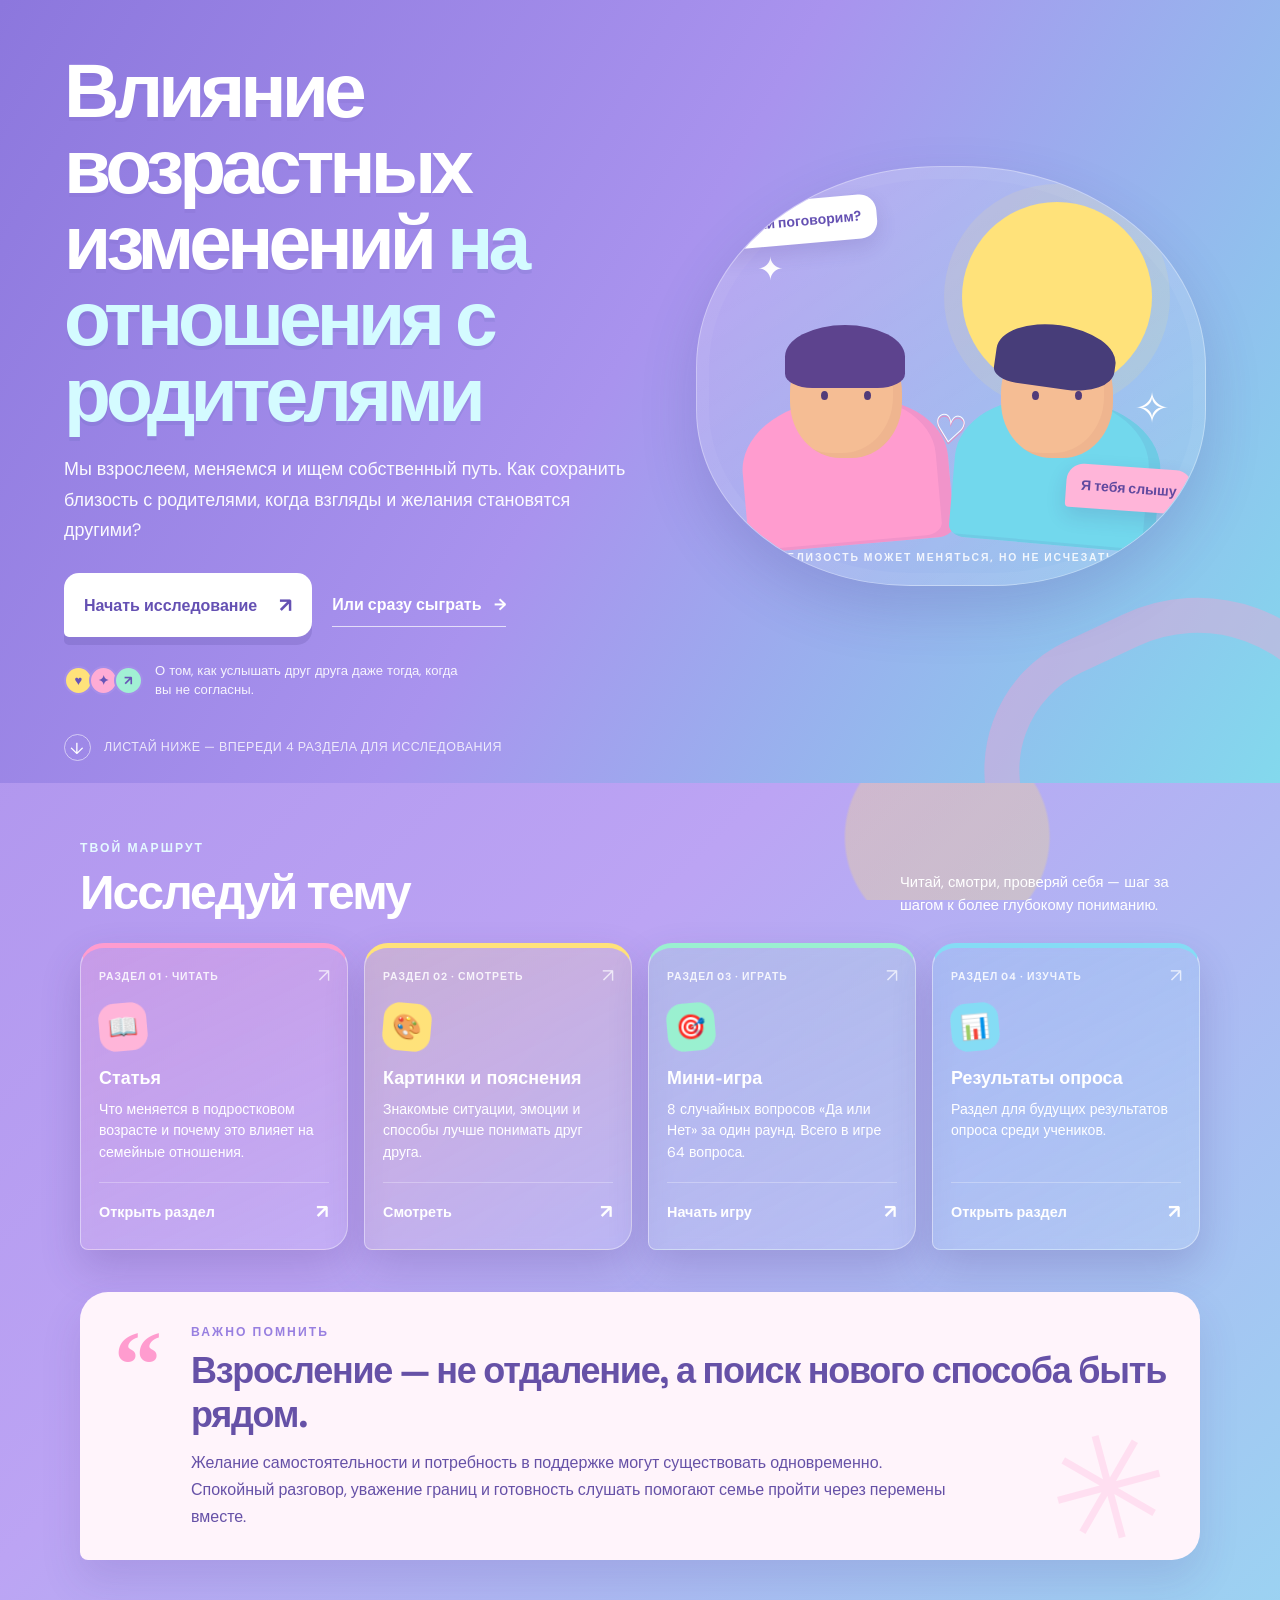
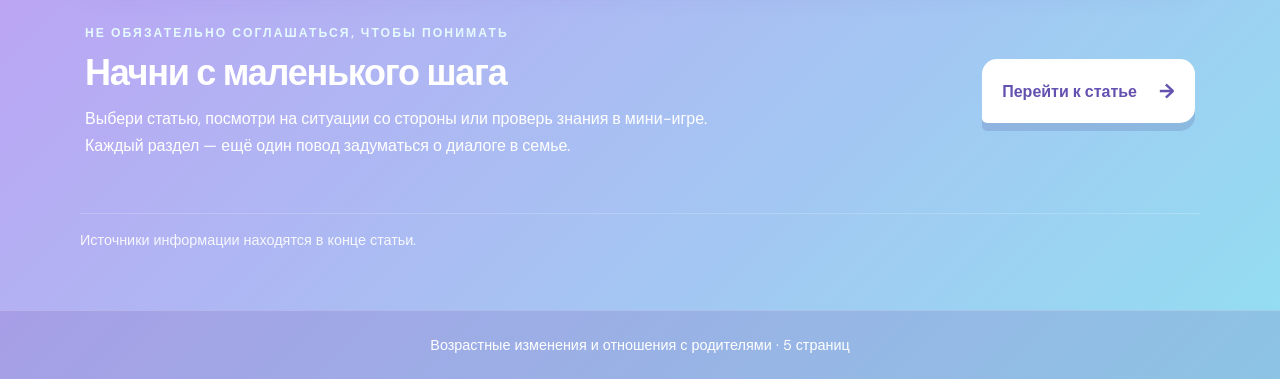
<file: index.html>
<!DOCTYPE html>
<html lang="ru">
<head>
<meta charset="UTF-8">
<meta name="viewport" content="width=device-width, initial-scale=1.0">
<title>Влияние возрастных изменений на отношения с родителями</title>
<link rel="stylesheet" href="style.css">
</head>
<body class="home-page">
<header class="hero home-hero">
  <div class="hero-layout">
    <div class="hero-copy">
      <h1>Влияние возрастных изменений <span>на отношения с родителями</span></h1>
      <p class="intro">Мы взрослеем, меняемся и ищем собственный путь. Как сохранить близость с родителями, когда взгляды и желания становятся другими?</p>
      <div class="hero-actions"><a class="hero-cta" href="article.html">Начать исследование <span>↗</span></a><a class="hero-secondary" href="game.html">Или сразу сыграть <span>→</span></a></div>
      <div class="hero-note"><span class="note-avatars"><i>♥</i><i>✦</i><i>↗</i></span><span>О том, как услышать друг друга даже тогда, когда вы не согласны.</span></div>
    </div>
    <div class="hero-art" aria-label="Иллюстрация родителя и подростка">
      <div class="art-sun"></div><span class="art-spark spark-a">✦</span><span class="art-spark spark-b">✧</span><div class="speech speech-top">Давай поговорим?</div>
      <div class="people-scene"><div class="person parent"><div class="head"><div class="hair"></div><div class="face"></div></div><div class="body-shape"></div></div><div class="person teen"><div class="head"><div class="hair"></div><div class="face"></div></div><div class="body-shape"></div></div><div class="heart-between">♡</div></div>
      <div class="speech speech-bottom">Я тебя слышу</div><div class="art-caption">БЛИЗОСТЬ МОЖЕТ МЕНЯТЬСЯ, НО НЕ ИСЧЕЗАТЬ</div>
    </div>
  </div>
  <div class="hero-bottom"><span class="down-arrow">↓</span><span>ЛИСТАЙ НИЖЕ — ВПЕРЕДИ 4 РАЗДЕЛА ДЛЯ ИССЛЕДОВАНИЯ</span></div>
</header>
<main class="container home-container">
  <div class="section-heading-row"><div><p class="section-overline">ТВОЙ МАРШРУТ</p><h2 class="section-title">Исследуй тему</h2></div><p class="section-aside">Читай, смотри, проверяй себя — шаг за шагом к более глубокому пониманию.</p></div>
  <nav class="catalog home-catalog" aria-label="Каталог страниц">
    <a class="catalog-card" href="article.html"><span class="number">РАЗДЕЛ 01 · ЧИТАТЬ</span><span class="card-icon">📖</span><h3>Статья</h3><p>Что меняется в подростковом возрасте и почему это влияет на семейные отношения.</p><span class="arrow">Открыть раздел <b>↗</b></span></a>
    <a class="catalog-card" href="gallery.html"><span class="number">РАЗДЕЛ 02 · СМОТРЕТЬ</span><span class="card-icon">🎨</span><h3>Картинки и пояснения</h3><p>Знакомые ситуации, эмоции и способы лучше понимать друг друга.</p><span class="arrow">Смотреть <b>↗</b></span></a>
    <a class="catalog-card" href="game.html"><span class="number">РАЗДЕЛ 03 · ИГРАТЬ</span><span class="card-icon">🎯</span><h3>Мини-игра</h3><p>8 случайных вопросов «Да или Нет» за один раунд. Всего в игре 64 вопроса.</p><span class="arrow">Начать игру <b>↗</b></span></a>
    <a class="catalog-card" href="survey.html"><span class="number">РАЗДЕЛ 04 · ИЗУЧАТЬ</span><span class="card-icon">📊</span><h3>Результаты опроса</h3><p>Раздел для будущих результатов опроса среди учеников.</p><span class="arrow">Открыть раздел <b>↗</b></span></a>
  </nav>
  <section class="home-mantra"><div class="mantra-mark">“</div><div><p class="section-overline">ВАЖНО ПОМНИТЬ</p><h2>Взросление — не отдаление, а поиск нового способа быть рядом.</h2><p>Желание самостоятельности и потребность в поддержке могут существовать одновременно. Спокойный разговор, уважение границ и готовность слушать помогают семье пройти через перемены вместе.</p></div><div class="mantra-doodle">✳</div></section>
  <section class="home-bottom"><div><p class="section-overline">НЕ ОБЯЗАТЕЛЬНО СОГЛАШАТЬСЯ, ЧТОБЫ ПОНИМАТЬ</p><h2>Начни с маленького шага</h2><p>Выбери статью, посмотри на ситуации со стороны или проверь знания в мини-игре. Каждый раздел — ещё один повод задуматься о диалоге в семье.</p></div><a class="hero-cta" href="article.html">Перейти к статье <span>→</span></a></section>
  <p class="sources-note">Источники информации находятся в конце статьи.</p>
</main><footer><p>Возрастные изменения и отношения с родителями · 5 страниц</p></footer>
</body></html>
</file>
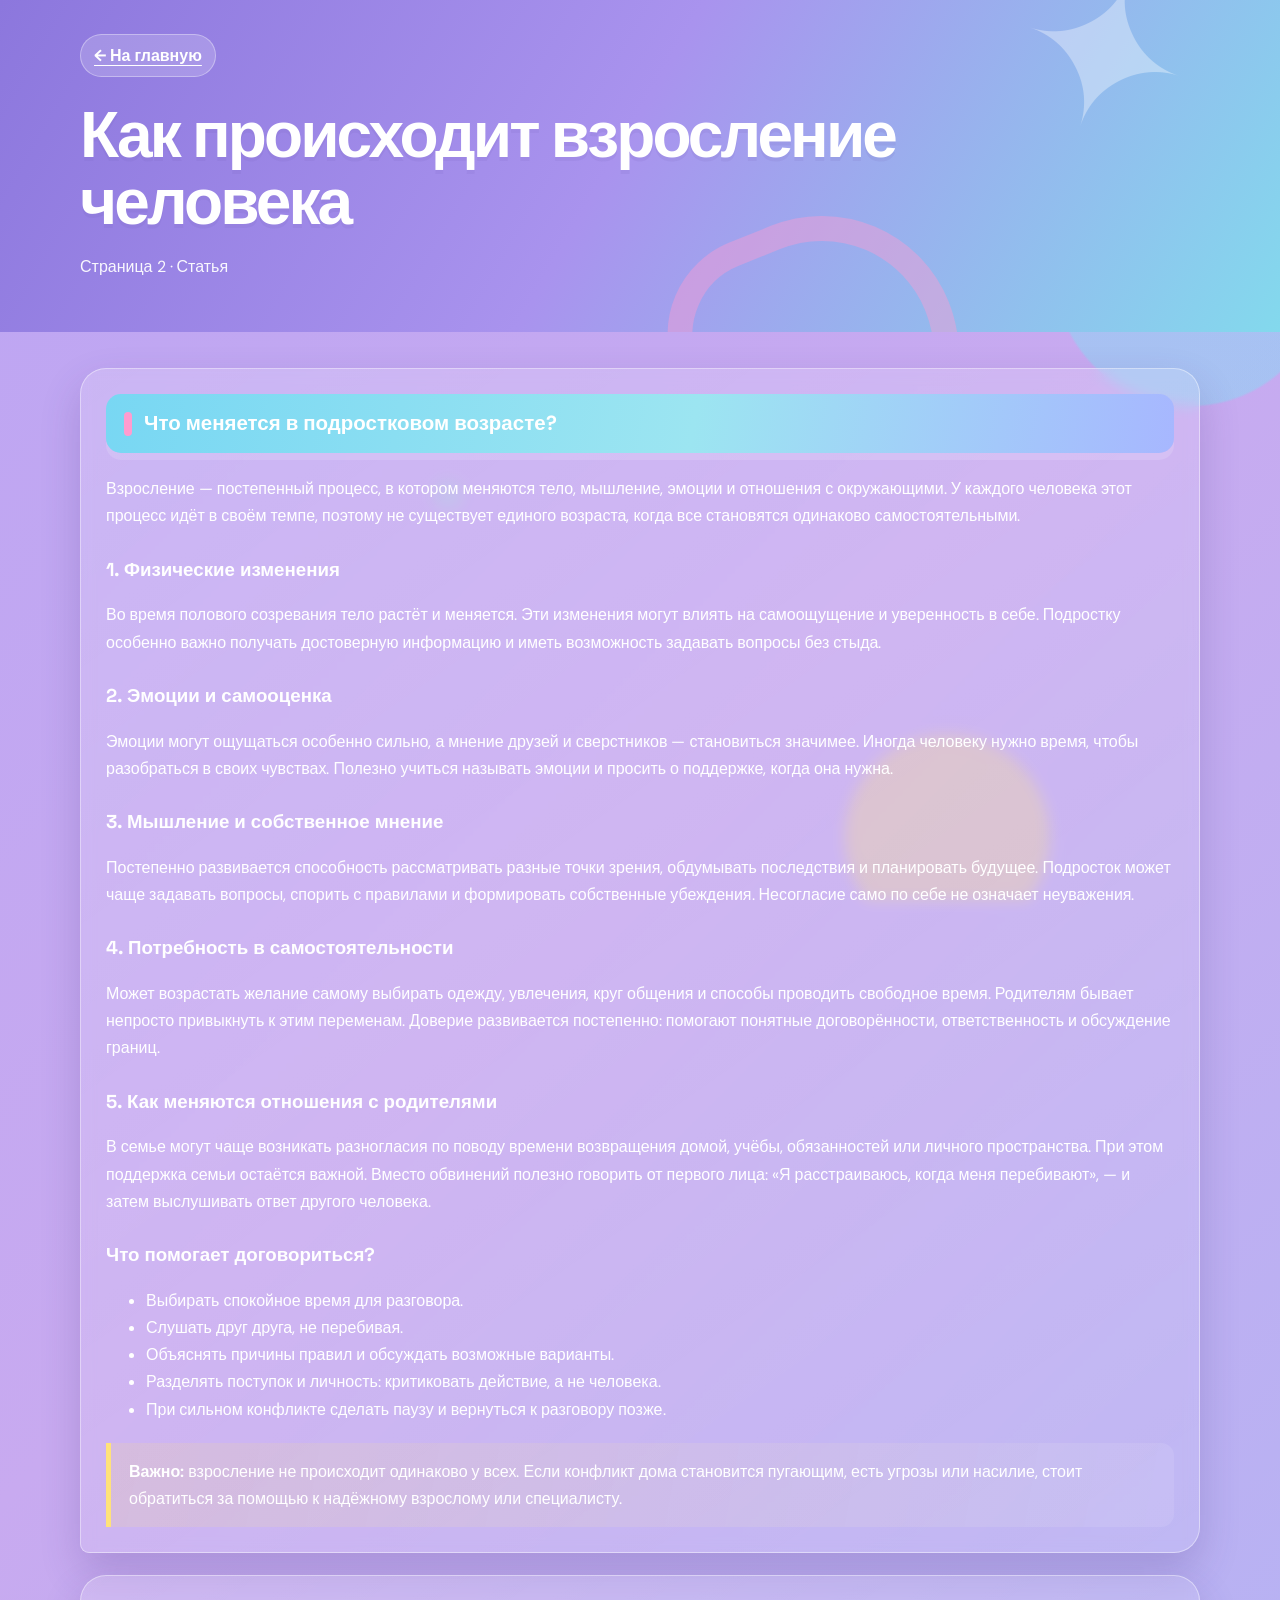
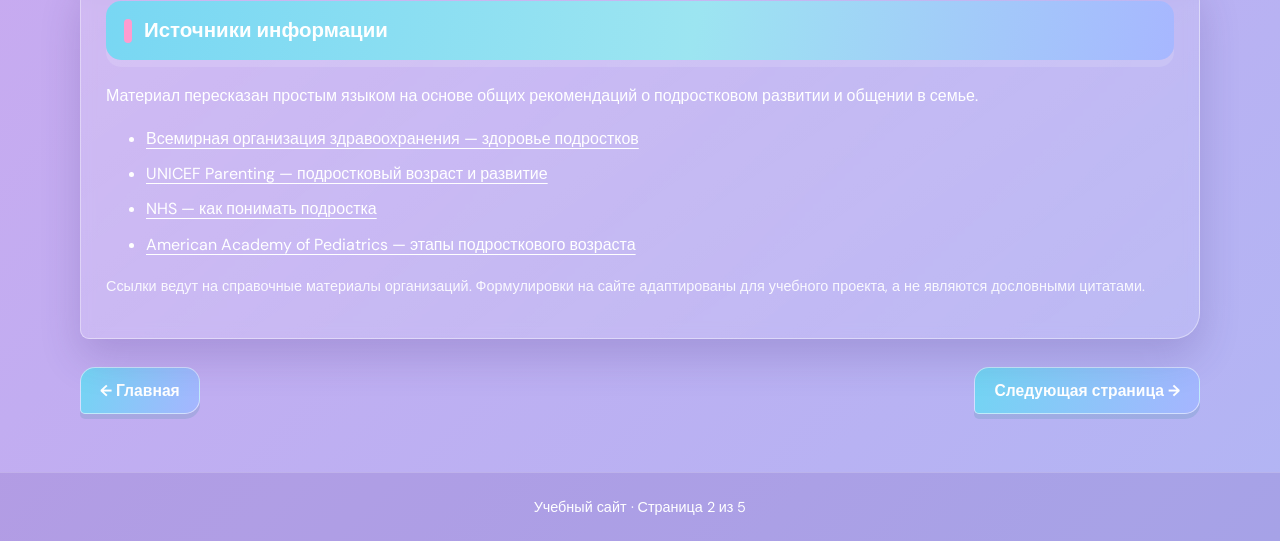
<file: article.html>
<!DOCTYPE html>
<html lang="ru"><head><meta charset="UTF-8"><meta name="viewport" content="width=device-width, initial-scale=1.0"><title>Статья — Взросление и родители</title><link rel="stylesheet" href="style.css"></head>
<body><header class="page-header"><a class="back" href="index.html">← На главную</a><h1>Как происходит взросление человека</h1><p>Страница 2 · Статья</p></header>
<main class="container article">
<section class="panel"><h2 class="section-title">Что меняется в подростковом возрасте?</h2><p>Взросление — постепенный процесс, в котором меняются тело, мышление, эмоции и отношения с окружающими. У каждого человека этот процесс идёт в своём темпе, поэтому не существует единого возраста, когда все становятся одинаково самостоятельными.</p>
<h3>1. Физические изменения</h3><p>Во время полового созревания тело растёт и меняется. Эти изменения могут влиять на самоощущение и уверенность в себе. Подростку особенно важно получать достоверную информацию и иметь возможность задавать вопросы без стыда.</p>
<h3>2. Эмоции и самооценка</h3><p>Эмоции могут ощущаться особенно сильно, а мнение друзей и сверстников — становиться значимее. Иногда человеку нужно время, чтобы разобраться в своих чувствах. Полезно учиться называть эмоции и просить о поддержке, когда она нужна.</p>
<h3>3. Мышление и собственное мнение</h3><p>Постепенно развивается способность рассматривать разные точки зрения, обдумывать последствия и планировать будущее. Подросток может чаще задавать вопросы, спорить с правилами и формировать собственные убеждения. Несогласие само по себе не означает неуважения.</p>
<h3>4. Потребность в самостоятельности</h3><p>Может возрастать желание самому выбирать одежду, увлечения, круг общения и способы проводить свободное время. Родителям бывает непросто привыкнуть к этим переменам. Доверие развивается постепенно: помогают понятные договорённости, ответственность и обсуждение границ.</p>
<h3>5. Как меняются отношения с родителями</h3><p>В семье могут чаще возникать разногласия по поводу времени возвращения домой, учёбы, обязанностей или личного пространства. При этом поддержка семьи остаётся важной. Вместо обвинений полезно говорить от первого лица: «Я расстраиваюсь, когда меня перебивают», — и затем выслушивать ответ другого человека.</p>
<h3>Что помогает договориться?</h3><ul><li>Выбирать спокойное время для разговора.</li><li>Слушать друг друга, не перебивая.</li><li>Объяснять причины правил и обсуждать возможные варианты.</li><li>Разделять поступок и личность: критиковать действие, а не человека.</li><li>При сильном конфликте сделать паузу и вернуться к разговору позже.</li></ul>
<div class="callout"><strong>Важно:</strong> взросление не происходит одинаково у всех. Если конфликт дома становится пугающим, есть угрозы или насилие, стоит обратиться за помощью к надёжному взрослому или специалисту.</div>
</section>
<section class="panel"><h2 class="section-title">Источники информации</h2><p>Материал пересказан простым языком на основе общих рекомендаций о подростковом развитии и общении в семье.</p><ul class="source-list">
<li><a href="https://www.who.int/health-topics/adolescent-health" target="_blank" rel="noopener">Всемирная организация здравоохранения — здоровье подростков</a></li>
<li><a href="https://www.unicef.org/parenting/child-development/adolescence" target="_blank" rel="noopener">UNICEF Parenting — подростковый возраст и развитие</a></li>
<li><a href="https://www.nhs.uk/conditions/baby/babys-development/behaviour/understanding-your-teenager/" target="_blank" rel="noopener">NHS — как понимать подростка</a></li>
<li><a href="https://www.healthychildren.org/English/ages-stages/teen/Pages/Stages-of-Adolescence.aspx" target="_blank" rel="noopener">American Academy of Pediatrics — этапы подросткового возраста</a></li>
</ul><p class="small">Ссылки ведут на справочные материалы организаций. Формулировки на сайте адаптированы для учебного проекта, а не являются дословными цитатами.</p></section>
<div class="page-nav"><a class="button" href="index.html">← Главная</a><a class="button" href="gallery.html">Следующая страница →</a></div>
</main><footer><p>Учебный сайт · Страница 2 из 5</p></footer></body></html>
</file>
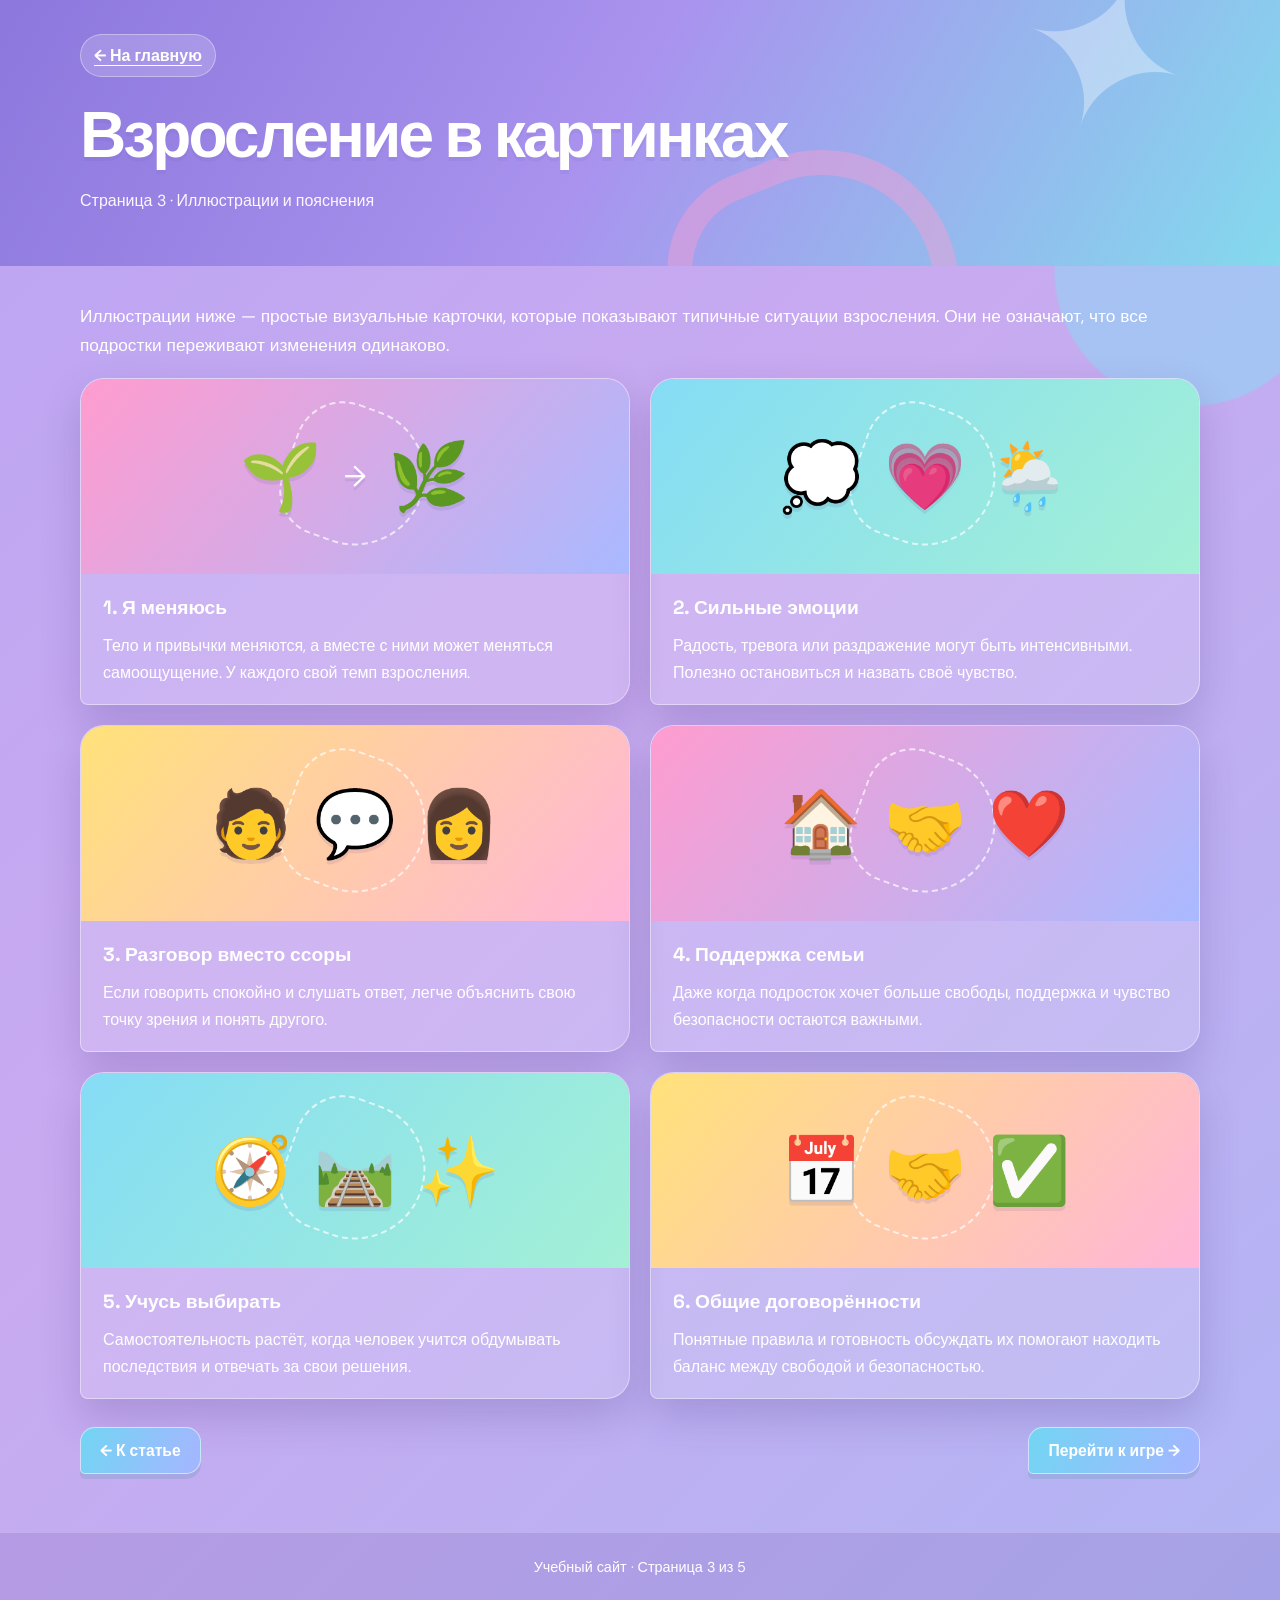
<file: gallery.html>
<!DOCTYPE html>
<html lang="ru"><head><meta charset="UTF-8"><meta name="viewport" content="width=device-width, initial-scale=1.0"><title>Картинки и пояснения</title><link rel="stylesheet" href="style.css"></head>
<body><header class="page-header"><a class="back" href="index.html">← На главную</a><h1>Взросление в картинках</h1><p>Страница 3 · Иллюстрации и пояснения</p></header>
<main class="container"><p class="lead">Иллюстрации ниже — простые визуальные карточки, которые показывают типичные ситуации взросления. Они не означают, что все подростки переживают изменения одинаково.</p>
<div class="gallery-grid">
<article class="picture-card"><div class="illustration ill-1" role="img" aria-label="Силуэт человека, растущего и меняющегося"><span>🌱</span><span class="plus">→</span><span>🌿</span></div><div class="picture-copy"><h2>1. Я меняюсь</h2><p>Тело и привычки меняются, а вместе с ними может меняться самоощущение. У каждого свой темп взросления.</p></div></article>
<article class="picture-card"><div class="illustration ill-2" role="img" aria-label="Облачка эмоций"><span>💭</span><span>💗</span><span>🌦️</span></div><div class="picture-copy"><h2>2. Сильные эмоции</h2><p>Радость, тревога или раздражение могут быть интенсивными. Полезно остановиться и назвать своё чувство.</p></div></article>
<article class="picture-card"><div class="illustration ill-3" role="img" aria-label="Два человека разговаривают"><span>🧑</span><span>💬</span><span>👩</span></div><div class="picture-copy"><h2>3. Разговор вместо ссоры</h2><p>Если говорить спокойно и слушать ответ, легче объяснить свою точку зрения и понять другого.</p></div></article>
<article class="picture-card"><div class="illustration ill-4" role="img" aria-label="Дом и сердце как символ поддержки"><span>🏠</span><span>🤝</span><span>❤️</span></div><div class="picture-copy"><h2>4. Поддержка семьи</h2><p>Даже когда подросток хочет больше свободы, поддержка и чувство безопасности остаются важными.</p></div></article>
<article class="picture-card"><div class="illustration ill-5" role="img" aria-label="Дорожные указатели как символ выбора"><span>🧭</span><span>🛤️</span><span>✨</span></div><div class="picture-copy"><h2>5. Учусь выбирать</h2><p>Самостоятельность растёт, когда человек учится обдумывать последствия и отвечать за свои решения.</p></div></article>
<article class="picture-card"><div class="illustration ill-6" role="img" aria-label="Два человека договариваются"><span>📅</span><span>🤝</span><span>✅</span></div><div class="picture-copy"><h2>6. Общие договорённости</h2><p>Понятные правила и готовность обсуждать их помогают находить баланс между свободой и безопасностью.</p></div></article>
</div><div class="page-nav"><a class="button" href="article.html">← К статье</a><a class="button" href="game.html">Перейти к игре →</a></div></main><footer><p>Учебный сайт · Страница 3 из 5</p></footer></body></html>
</file>
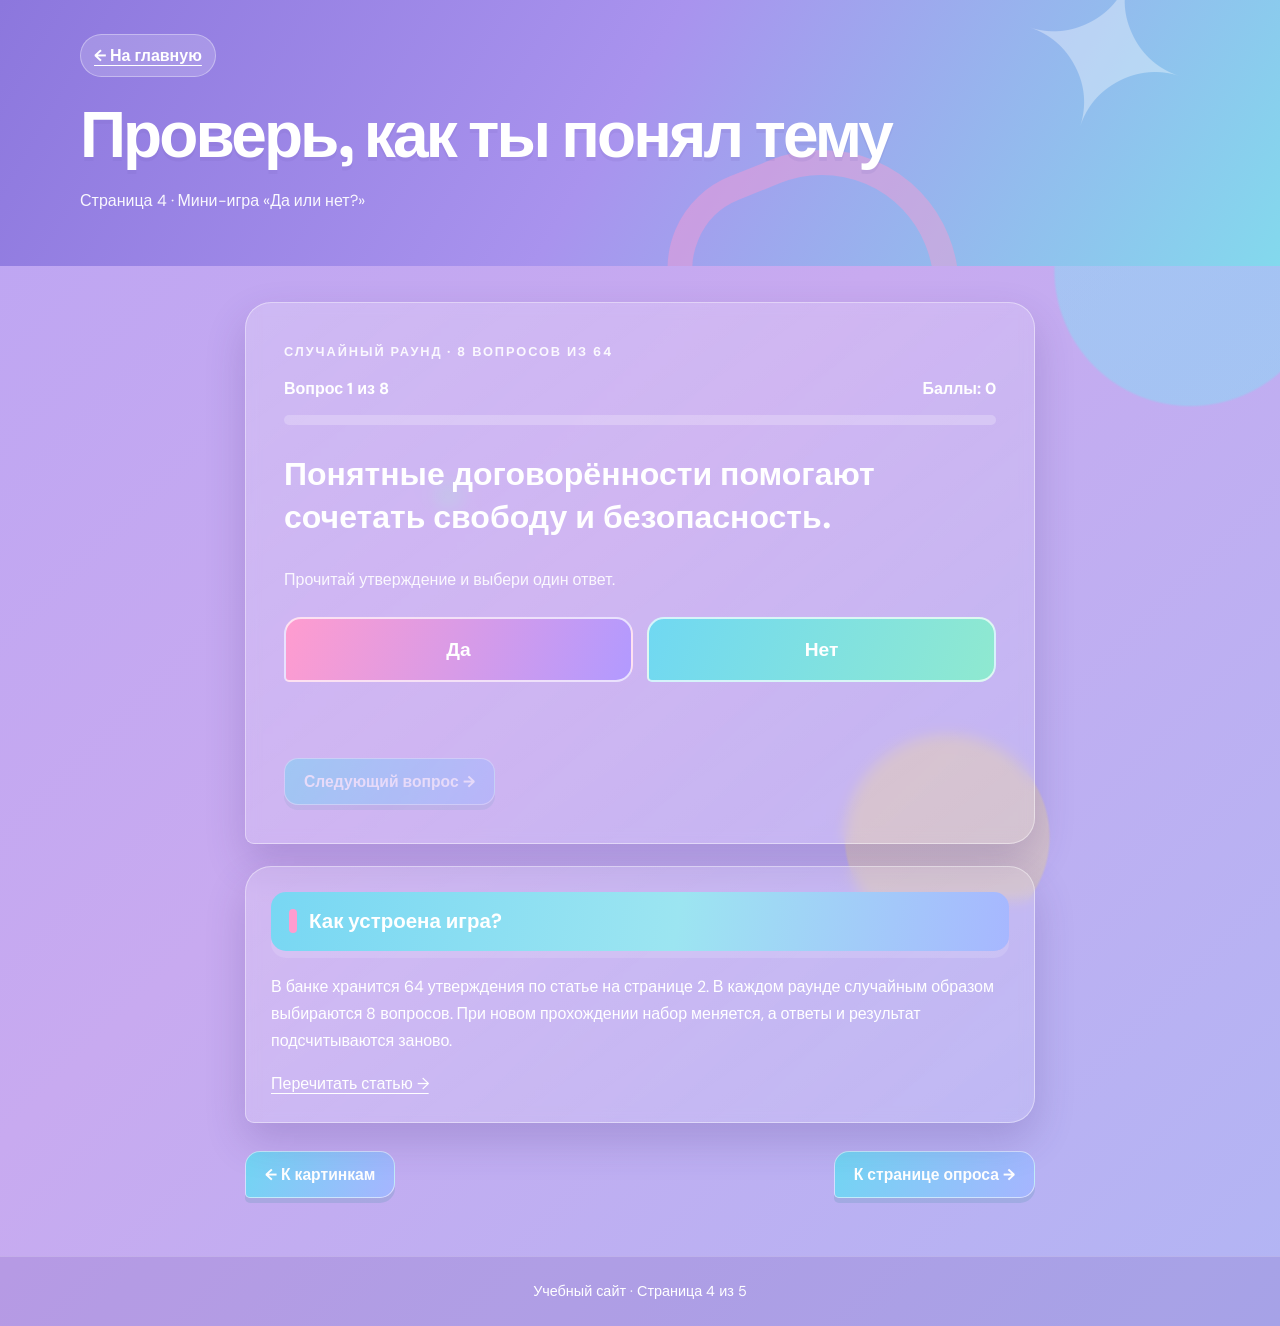
<file: game.html>
<!DOCTYPE html>
<html lang="ru"><head><meta charset="UTF-8"><meta name="viewport" content="width=device-width, initial-scale=1.0"><title>Мини-игра — Проверь знания</title><link rel="stylesheet" href="style.css"></head>
<body><header class="page-header"><a class="back" href="index.html">← На главную</a><h1>Проверь, как ты понял тему</h1><p>Страница 4 · Мини-игра «Да или нет?»</p></header>
<main class="container game-container"><section class="panel game-panel"><p class="game-kicker">Случайный раунд · 8 вопросов из 64</p><div class="game-top"><span id="question-count">Вопрос 1 из 8</span><span id="score-label">Баллы: 0</span></div><div class="progress"><div id="progress-fill"></div></div><h2 id="question">Взросление у всех людей происходит в одном и том же темпе.</h2><p class="hint">Прочитай утверждение и выбери один ответ.</p><div class="answers"><button class="answer" id="yes" type="button">Да</button><button class="answer" id="no" type="button">Нет</button></div><p id="feedback" class="feedback" aria-live="polite"></p><button id="next" class="button next-button" type="button" disabled>Следующий вопрос →</button><div id="result" class="result hidden" aria-live="polite"></div><button id="restart" class="button hidden" type="button">Новый раунд ↻</button></section>
<section class="panel"><h2 class="section-title">Как устроена игра?</h2><p>В банке хранится 64 утверждения по статье на странице 2. В каждом раунде случайным образом выбираются 8 вопросов. При новом прохождении набор меняется, а ответы и результат подсчитываются заново.</p><a href="article.html">Перечитать статью →</a></section>
<div class="page-nav"><a class="button" href="gallery.html">← К картинкам</a><a class="button" href="survey.html">К странице опроса →</a></div></main><footer><p>Учебный сайт · Страница 4 из 5</p></footer><script src="game.js"></script></body></html>
</file>
<file: style.css>
@import url('https://fonts.googleapis.com/css2?family=DM+Sans:wght@400;500;600;700;800&family=Space+Grotesk:wght@500;600;700&display=swap');
:root{--lav:#bda6f4;--lav-deep:#9678e6;--blue:#85dcf5;--blue2:#5bc8e9;--pink:#ff9ccf;--yellow:#ffe27a;--mint:#9af0d0;--white:#fff;--glass:rgba(255,255,255,.15);--line:rgba(255,255,255,.42);--shadow:0 18px 40px rgba(67,40,119,.2)}
*{box-sizing:border-box}html{scroll-behavior:smooth}body{margin:0;background:linear-gradient(135deg,#bca5f3 0%,#c8aaf0 44%,#b2b5f4 100%);color:var(--white);font-family:'DM Sans',Arial,sans-serif;line-height:1.7;overflow-x:hidden;position:relative}
body:before{content:"";position:fixed;inset:0;pointer-events:none;z-index:-1;background:radial-gradient(circle at 8% 12%,rgba(255,156,207,.55) 0 7%,transparent 7.2%),radial-gradient(circle at 93% 30%,rgba(133,220,245,.48) 0 10%,transparent 10.2%),radial-gradient(circle at 74% 93%,rgba(255,226,122,.3) 0 8%,transparent 8.2%),radial-gradient(circle at 35% 55%,rgba(154,240,208,.18) 0 1.5%,transparent 1.7%)}
a{color:#fff;text-decoration-thickness:1px;text-underline-offset:4px}a:hover{opacity:.84}
.hero,.page-header{position:relative;overflow:hidden;background:linear-gradient(125deg,#79d9f4 0%,#9ee8f1 45%,#c1b0ff 100%);text-align:center;padding:48px 22px 55px;isolation:isolate}
.hero:after,.page-header:after{content:"✦";position:absolute;z-index:-1;color:rgba(255,255,255,.55);font-size:15rem;line-height:1;right:4%;top:-70px;transform:rotate(18deg)}
.hero:before{content:"";position:absolute;z-index:-1;width:210px;height:210px;border:25px solid rgba(255,156,207,.5);border-radius:45% 55% 65% 35%;left:-60px;bottom:-120px;transform:rotate(-25deg)}
.hero{padding-top:75px;padding-bottom:78px}.hero h1,.page-header h1{position:relative;z-index:1;max-width:1000px;margin:15px auto 14px;font:700 clamp(2.1rem,5vw,4.1rem)/1.1 'Space Grotesk',sans-serif;letter-spacing:-.045em;text-shadow:0 4px 0 rgba(108,91,175,.1)}.eyebrow{display:inline-block;text-transform:uppercase;letter-spacing:.18em;font-weight:800;font-size:.73rem;border:1px solid rgba(255,255,255,.8);background:rgba(255,255,255,.14);padding:7px 14px;border-radius:30px;margin:0}.intro{font-size:1.13rem;margin:18px auto 0;max-width:650px}.page-header p{margin:10px 0 0}.back{position:relative;z-index:1;display:inline-block;margin-bottom:12px;font-weight:800;background:rgba(255,255,255,.18);padding:7px 13px;border-radius:99px}
.container{width:min(1120px,calc(100% - 34px));margin:36px auto 58px}.section-title{display:flex;align-items:center;gap:12px;background:linear-gradient(100deg,#78d7f3,#9ce5f1 55%,#a7b7ff);border-radius:15px;padding:12px 18px;margin:0 0 22px;font-size:1.28rem;box-shadow:0 7px 0 rgba(255,255,255,.13)}.section-title:before{content:"";width:8px;height:24px;background:var(--pink);border-radius:9px}
.catalog{display:grid;grid-template-columns:repeat(4,minmax(0,1fr));gap:15px;margin-bottom:32px}.catalog-card{position:relative;display:flex;flex-direction:column;min-height:230px;background:linear-gradient(145deg,rgba(255,255,255,.22),rgba(255,255,255,.08));border:1px solid var(--line);border-radius:24px 24px 24px 8px;padding:20px;color:#fff;text-decoration:none;box-shadow:var(--shadow);transition:transform .22s,filter .22s;overflow:hidden}.catalog-card:nth-child(4n+1){border-top:5px solid var(--pink)}.catalog-card:nth-child(4n+2){border-top:5px solid var(--yellow)}.catalog-card:nth-child(4n+3){border-top:5px solid var(--mint)}.catalog-card:nth-child(4n){border-top:5px solid var(--blue)}.catalog-card:after{content:"↗";position:absolute;right:17px;top:12px;font-size:1.2rem;opacity:.7}.catalog-card:hover{transform:translateY(-6px) rotate(-.6deg);filter:brightness(1.07)}.number{font-size:.76rem;font-weight:800;letter-spacing:.15em;opacity:.85}.catalog-card h3{margin:10px 0 5px;font-size:1.17rem;line-height:1.3;font-family:'Space Grotesk',sans-serif}.catalog-card p{margin:0 0 18px;font-size:.92rem}.arrow{margin-top:auto;font-weight:800;font-size:.9rem}
.panel{background:linear-gradient(145deg,rgba(255,255,255,.18),rgba(255,255,255,.09));border:1px solid var(--line);border-radius:26px 26px 26px 9px;padding:25px;margin:22px 0;box-shadow:var(--shadow);backdrop-filter:blur(4px)}.panel h3{margin-bottom:4px}.panel p:first-of-type{margin-top:0}.callout{border-left:5px solid var(--yellow);background:linear-gradient(100deg,rgba(255,226,122,.16),rgba(255,255,255,.09));padding:15px 18px;border-radius:0 13px 13px 0;margin-top:20px}.three-cols{display:grid;grid-template-columns:repeat(3,1fr);gap:18px}.three-cols>div{border:1px solid var(--line);border-radius:17px;padding:14px;background:rgba(255,255,255,.06)}.three-cols h3{background:linear-gradient(100deg,#85dcf5,#b2eaf2);padding:8px 12px;border-radius:10px;margin-top:0}.sources-note,.small{font-size:.9rem;opacity:.9}.article h3{margin-top:24px;color:#fff;font-family:'Space Grotesk',sans-serif}.source-list li{margin:8px 0}.page-nav{display:flex;justify-content:space-between;gap:14px;margin:28px 0}.button{display:inline-block;background:linear-gradient(110deg,#72d5f3,#a6b5ff);border:1px solid rgba(255,255,255,.55);border-radius:14px;padding:12px 19px;color:#fff;font:800 .98rem 'DM Sans',Arial,sans-serif;text-decoration:none;cursor:pointer;transition:transform .16s,filter .16s;box-shadow:0 5px 0 rgba(91,153,178,.25)}.button:hover,.answer:hover{transform:translateY(-2px);filter:saturate(1.2) brightness(1.06)}.lead{font-size:1.08rem}.gallery-grid{display:grid;grid-template-columns:repeat(2,minmax(0,1fr));gap:20px}.picture-card{overflow:hidden;border-radius:24px 24px 24px 8px;background:rgba(255,255,255,.14);border:1px solid var(--line);box-shadow:var(--shadow);transition:transform .2s}.picture-card:nth-child(3n+1) .illustration{background:linear-gradient(130deg,#ff9ccf,#a9b9ff)}.picture-card:nth-child(3n+2) .illustration{background:linear-gradient(130deg,#85dcf5,#a3f0d5)}.picture-card:nth-child(3n) .illustration{background:linear-gradient(130deg,#ffe27a,#ffb5d9)}.picture-card:hover{transform:translateY(-4px) rotate(-.3deg)}.illustration{min-height:195px;display:flex;align-items:center;justify-content:center;gap:22px;background:var(--blue);font-size:clamp(2.6rem,6vw,4.1rem);position:relative}.illustration:after{content:"";position:absolute;width:135px;height:135px;border:2px dashed rgba(255,255,255,.68);border-radius:42% 58% 61% 39%;transform:rotate(20deg)}.illustration span{position:relative;z-index:1;filter:drop-shadow(0 4px 0 rgba(90,75,150,.12))}.illustration .plus{font-size:1.8rem}.picture-copy{padding:18px 22px}.picture-copy h2{margin:0 0 7px;font-size:1.2rem;font-family:'Space Grotesk',sans-serif}.picture-copy p{margin:0}
.game-container{max-width:790px}.game-panel{padding:clamp(20px,5vw,38px);background:linear-gradient(145deg,rgba(255,255,255,.2),rgba(255,255,255,.08))}.game-top{display:flex;justify-content:space-between;gap:12px;font-weight:800}.progress{height:10px;background:rgba(255,255,255,.23);border-radius:20px;overflow:hidden;margin:12px 0 28px}.progress div{height:100%;width:12.5%;background:linear-gradient(90deg,var(--pink),var(--yellow),var(--mint));transition:width .3s;border-radius:20px}.game-panel h2{font-size:clamp(1.45rem,4vw,2rem);line-height:1.35;font-family:'Space Grotesk',sans-serif}.hint{opacity:.9}.answers{display:grid;grid-template-columns:1fr 1fr;gap:14px;margin:24px 0}.answer{padding:18px;border:2px solid rgba(255,255,255,.7);border-radius:17px 17px 17px 5px;background:linear-gradient(110deg,#ff9ccf,#b29aff);color:#fff;font:800 1.2rem 'DM Sans',Arial,sans-serif;cursor:pointer;transition:.15s}.answer:last-child{background:linear-gradient(110deg,#70d8f2,#8fe9d0)}.answer:disabled{opacity:.7;cursor:default}.answer.chosen{outline:3px solid rgba(255,255,255,.75);outline-offset:2px}.feedback{min-height:30px;font-weight:800}.next-button{margin-top:6px}.next-button:disabled{opacity:.5;cursor:not-allowed}.result{padding:20px;background:rgba(255,255,255,.13);border:1px solid var(--line);border-radius:17px;margin:18px 0}.hidden{display:none}.game-kicker{font-size:.8rem;letter-spacing:.15em;text-transform:uppercase;font-weight:800;opacity:.9}.survey-blank{text-align:center;padding:40px 24px}.blank-icon{font-size:3rem}.survey-blank h2{margin:8px 0;font-family:'Space Grotesk',sans-serif}.empty-chart{height:220px;border:2px dashed rgba(255,255,255,.75);border-radius:22px 22px 22px 7px;display:flex;align-items:center;justify-content:center;margin:25px auto 12px;max-width:600px;background:linear-gradient(135deg,rgba(255,156,207,.13),rgba(133,220,245,.16),rgba(255,226,122,.13));font-weight:800}footer{text-align:center;padding:22px;background:rgba(120,93,179,.2);font-size:.9rem;border-top:1px solid rgba(255,255,255,.2)}footer p{margin:0}
@media(max-width:850px){.catalog{grid-template-columns:repeat(2,minmax(0,1fr))}.three-cols{grid-template-columns:1fr}.gallery-grid{grid-template-columns:1fr}}
@media(max-width:480px){.catalog{grid-template-columns:1fr}.catalog-card{min-height:0}.hero{padding:48px 18px}.page-nav{flex-direction:column}.page-nav .button{text-align:center}.panel{padding:18px}.game-top{font-size:.9rem}}

/* Уникальная главная страница */
.home-page{background:linear-gradient(135deg,#a78be9 0%,#bca4f4 48%,#92dff1 100%)}
.home-hero{padding:0 5vw 22px;text-align:left;background:linear-gradient(120deg,#8c77dd 0%,#a993ee 48%,#83d9ed 100%);min-height:590px}
.home-hero:after{content:none}.home-hero:before{width:310px;height:310px;border-width:35px;left:auto;right:-100px;bottom:-200px;opacity:.75}
.hero-layout{width:min(1180px,100%);margin:0 auto;min-height:520px;display:grid;grid-template-columns:1.05fr .95fr;align-items:center;gap:38px;padding:52px 0 35px;position:relative;z-index:1}
.hero-copy{max-width:640px}.hero-kicker,.section-overline{font-size:.76rem;letter-spacing:.17em;font-weight:800;margin:0 0 15px}.hero-kicker{display:flex;align-items:center;gap:10px;color:#fff}.kicker-dot{width:10px;height:10px;background:#ffe27a;border-radius:50%;box-shadow:0 0 0 5px rgba(255,226,122,.18)}
.home-hero h1{font-size:clamp(3rem,6vw,5.5rem);line-height:.99;letter-spacing:-.065em;text-align:left;margin:0 0 22px;max-width:720px}.home-hero h1 span{color:#d4fbff;text-shadow:0 4px 0 rgba(74,87,165,.12)}.home-hero .intro{font-size:1.12rem;line-height:1.7;margin:0;max-width:570px;color:rgba(255,255,255,.96)}
.hero-actions{display:flex;align-items:center;gap:20px;flex-wrap:wrap;margin:28px 0 25px}.hero-cta{display:inline-flex;align-items:center;gap:22px;background:#fff;color:#6551b3;border-radius:15px 15px 15px 5px;padding:15px 20px;font-weight:800;text-decoration:none;box-shadow:0 8px 0 rgba(67,49,128,.16);transition:transform .2s,box-shadow .2s}.hero-cta span{font-size:1.25rem}.hero-cta:hover{transform:translateY(-3px);box-shadow:0 11px 0 rgba(67,49,128,.12);opacity:1}.hero-secondary{font-weight:800;text-decoration:none;border-bottom:1px solid rgba(255,255,255,.7);padding:7px 0}.hero-secondary span{margin-left:8px}.hero-note{display:flex;align-items:center;gap:12px;font-size:.82rem;line-height:1.4;max-width:410px;color:rgba(255,255,255,.9)}.note-avatars{display:flex;padding-left:4px;flex-shrink:0}.note-avatars i{display:grid;place-items:center;width:29px;height:29px;border-radius:50%;font-style:normal;font-weight:800;border:2px solid #a48ee9;margin-left:-4px;color:#6855b8;background:#ffe27a}.note-avatars i:nth-child(2){background:#ffacd5}.note-avatars i:nth-child(3){background:#a1f0d4}
.hero-art{height:420px;max-width:510px;width:100%;justify-self:center;position:relative;border:1px solid rgba(255,255,255,.35);border-radius:48% 48% 42% 42%;background:linear-gradient(150deg,rgba(255,255,255,.2),rgba(255,255,255,.07));box-shadow:inset 0 0 0 12px rgba(255,255,255,.045),0 24px 55px rgba(69,48,133,.18);overflow:hidden}.art-sun{position:absolute;width:190px;height:190px;border-radius:50%;background:#ffe27a;right:53px;top:35px;box-shadow:0 0 0 18px rgba(255,226,122,.13)}.art-spark{position:absolute;z-index:3;color:white;font-size:2rem}.spark-a{top:75px;left:60px}.spark-b{right:35px;top:205px;font-size:2.7rem}.speech{position:absolute;z-index:5;background:#fff;color:#6551b3;border-radius:17px 17px 17px 4px;padding:10px 15px;font-size:.88rem;font-weight:800;box-shadow:0 8px 20px rgba(62,45,122,.14)}.speech-top{top:33px;left:20px;transform:rotate(-5deg)}.speech-bottom{right:14px;bottom:74px;background:#ffb5d9;transform:rotate(4deg);color:#61499f}.people-scene{position:absolute;inset:95px 20px 40px;display:flex;justify-content:center;align-items:flex-end;gap:5px}.person{position:relative;width:44%;height:78%;display:flex;align-items:flex-end;justify-content:center}.person .body-shape{width:100%;height:66%;border-radius:48% 48% 8% 8%;position:absolute;bottom:0;box-shadow:inset -12px -3px 0 rgba(77,57,137,.08)}.parent .body-shape{background:#ff9ccf;transform:rotate(-5deg);border-radius:45% 45% 8% 8%}.teen .body-shape{background:#72d8ed;transform:rotate(5deg);border-radius:45% 45% 8% 8%}.person .head{position:absolute;z-index:2;top:4%;width:112px;height:125px;border-radius:48% 48% 45% 45%;background:#f5bd94;box-shadow:inset -9px -5px 0 rgba(160,86,93,.08)}.person .hair{position:absolute;top:-8px;left:-5px;width:120px;height:63px;border-radius:55% 55% 25% 25%;background:#5d438e}.teen .hair{background:#473d79;border-radius:50% 50% 38% 20%;transform:rotate(8deg)}.person .face:before,.person .face:after{content:"";position:absolute;top:58px;width:7px;height:9px;border-radius:50%;background:#513b79}.person .face:before{left:31px}.person .face:after{right:31px}.heart-between{position:absolute;z-index:4;top:48%;left:46%;color:#fff;font-size:2.4rem;text-shadow:0 3px 0 #e78cbd;transform:rotate(8deg)}.art-caption{position:absolute;bottom:18px;width:100%;text-align:center;font-size:.65rem;font-weight:800;letter-spacing:.18em;color:rgba(255,255,255,.85)}.hero-bottom{width:min(1180px,100%);margin:0 auto;display:flex;align-items:center;gap:13px;font-size:.78rem;letter-spacing:.04em;color:rgba(255,255,255,.8)}.down-arrow{display:grid;place-items:center;width:27px;height:27px;border:1px solid rgba(255,255,255,.55);border-radius:50%;color:white;font-size:1rem}
.home-container{margin-top:55px}.section-heading-row{display:flex;align-items:end;justify-content:space-between;gap:20px;margin-bottom:23px}.section-heading-row .section-title{display:block;background:none;box-shadow:none;padding:0;margin:0;font:700 clamp(2rem,4vw,3rem)/1.1 'Space Grotesk',sans-serif;letter-spacing:-.04em}.section-heading-row .section-title:before{display:none}.section-overline{color:#e5faff;margin-bottom:8px}.section-aside{max-width:300px;margin:0 0 4px;line-height:1.5;font-size:.92rem}.home-catalog{gap:16px;margin-bottom:42px}.home-catalog .catalog-card{min-height:290px;padding:20px 18px;background:rgba(255,255,255,.17);border-radius:24px 24px 24px 8px;backdrop-filter:blur(6px)}.home-catalog .catalog-card:nth-child(1){background:linear-gradient(155deg,rgba(255,156,207,.25),rgba(255,255,255,.1))}.home-catalog .catalog-card:nth-child(2){background:linear-gradient(155deg,rgba(255,226,122,.22),rgba(255,255,255,.1))}.home-catalog .catalog-card:nth-child(3){background:linear-gradient(155deg,rgba(154,240,208,.23),rgba(255,255,255,.1))}.home-catalog .catalog-card:nth-child(4){background:linear-gradient(155deg,rgba(133,220,245,.24),rgba(255,255,255,.1))}.home-catalog .number{font-size:.65rem;letter-spacing:.09em}.card-icon{display:grid;place-items:center;width:48px;height:48px;border-radius:16px;font-size:1.5rem;color:#6851b2;background:#ffb5d9;margin:18px 0 10px;transform:rotate(-5deg)}.home-catalog .catalog-card:nth-child(2) .card-icon{background:#ffe27a;transform:rotate(5deg)}.home-catalog .catalog-card:nth-child(3) .card-icon{background:#9af0d0}.home-catalog .catalog-card:nth-child(4) .card-icon{background:#85dcf5}.home-catalog .catalog-card h3{font-size:1.12rem;margin:5px 0 9px}.home-catalog .catalog-card p{font-size:.88rem;line-height:1.55}.home-catalog .arrow{display:flex;justify-content:space-between;align-items:center;border-top:1px solid rgba(255,255,255,.28);padding-top:13px}.home-catalog .arrow b{font-size:1.2rem}.home-mantra{position:relative;display:grid;grid-template-columns:65px 1fr;gap:12px;align-items:start;padding:30px 34px;background:#fff4fb;color:#6651a7;border-radius:28px 28px 28px 8px;box-shadow:0 20px 40px rgba(70,44,130,.13);overflow:hidden}.mantra-mark{font:700 6rem/.9 Georgia,serif;color:#ff9ccf}.home-mantra .section-overline{color:#987fe0}.home-mantra h2,.home-bottom h2{font:700 clamp(1.55rem,3vw,2.25rem)/1.2 'Space Grotesk',sans-serif;letter-spacing:-.035em;margin:0 0 12px}.home-mantra p:last-child{max-width:760px;margin:0;line-height:1.7}.mantra-doodle{position:absolute;right:30px;bottom:-52px;font-size:9rem;color:rgba(255,156,207,.23);transform:rotate(-15deg)}.home-bottom{display:flex;justify-content:space-between;align-items:center;gap:25px;margin:35px 0 25px;padding:28px 5px}.home-bottom>div{max-width:700px}.home-bottom h2{margin-bottom:10px}.home-bottom p:not(.section-overline){margin:0;max-width:650px}.home-bottom .hero-cta{flex-shrink:0;color:#6451b0}.home-page .sources-note{padding-top:14px;border-top:1px solid rgba(255,255,255,.22)}
@media(max-width:900px){.hero-layout{grid-template-columns:1fr  .8fr;gap:20px}.hero-art{height:350px}.person .head{transform:scale(.8)}.home-catalog{grid-template-columns:repeat(2,minmax(0,1fr))}.home-catalog .catalog-card{min-height:255px}}
@media(max-width:650px){.home-hero{padding:0 20px 18px}.hero-layout{grid-template-columns:1fr;padding-top:43px;gap:15px}.home-hero h1{font-size:clamp(2.8rem,13vw,4.2rem)}.hero-art{height:300px;width:min(100%,370px);margin:12px auto 5px}.art-sun{width:135px;height:135px}.people-scene{inset:80px 15px 35px}.person .head{transform:scale(.68);transform-origin:top center}.speech{font-size:.75rem}.speech-bottom{bottom:53px}.hero-bottom{font-size:.7rem;gap:8px}.section-heading-row{align-items:start;flex-direction:column;gap:8px}.section-aside{margin:0}.home-catalog{grid-template-columns:1fr}.home-catalog .catalog-card{min-height:230px}.home-mantra{grid-template-columns:35px 1fr;padding:23px 19px;gap:8px}.mantra-mark{font-size:4rem}.home-bottom{align-items:flex-start;flex-direction:column;padding:25px 0}.home-bottom .hero-cta{width:100%;justify-content:space-between}.home-container{margin-top:35px}}

/* Единый выразительный стиль внутренних страниц */
.page-header{
  text-align:left;
  padding:34px max(22px, calc((100% - 1120px)/2)) 52px;
  min-height:250px;
  background:linear-gradient(120deg,#8c77dd 0%,#a993ee 48%,#83d9ed 100%);
}
.page-header:after{content:"✦";font-size:13rem;right:7%;top:-48px;opacity:.65}
.page-header:before{content:"";position:absolute;z-index:-1;width:230px;height:230px;border:25px solid rgba(255,156,207,.42);border-radius:42% 58% 61% 39%;right:25%;bottom:-165px;transform:rotate(-22deg)}
.page-header .back{margin-bottom:25px;background:rgba(255,255,255,.18);border:1px solid rgba(255,255,255,.35)}
.page-header h1{max-width:850px;margin:0;text-align:left;font-size:clamp(2.3rem,5vw,4.3rem);line-height:1.04}
.page-header p{position:relative;z-index:1;margin:18px 0 0;max-width:680px;font-size:1rem;color:rgba(255,255,255,.94)}
body:not(.home-page) .container{margin-top:36px}
body:not(.home-page) .panel{backdrop-filter:blur(7px)}
body:not(.home-page) .page-nav .button{border-radius:15px 15px 15px 5px}
@media(max-width:650px){
 .page-header{padding:27px 20px 38px;min-height:220px}
 .page-header h1{font-size:clamp(2.15rem,10vw,3.4rem)}
 .page-header:after{font-size:8rem;right:-10px;top:0}
 .page-header:before{right:8%;width:150px;height:150px;bottom:-115px;border-width:17px}
}
</file>
